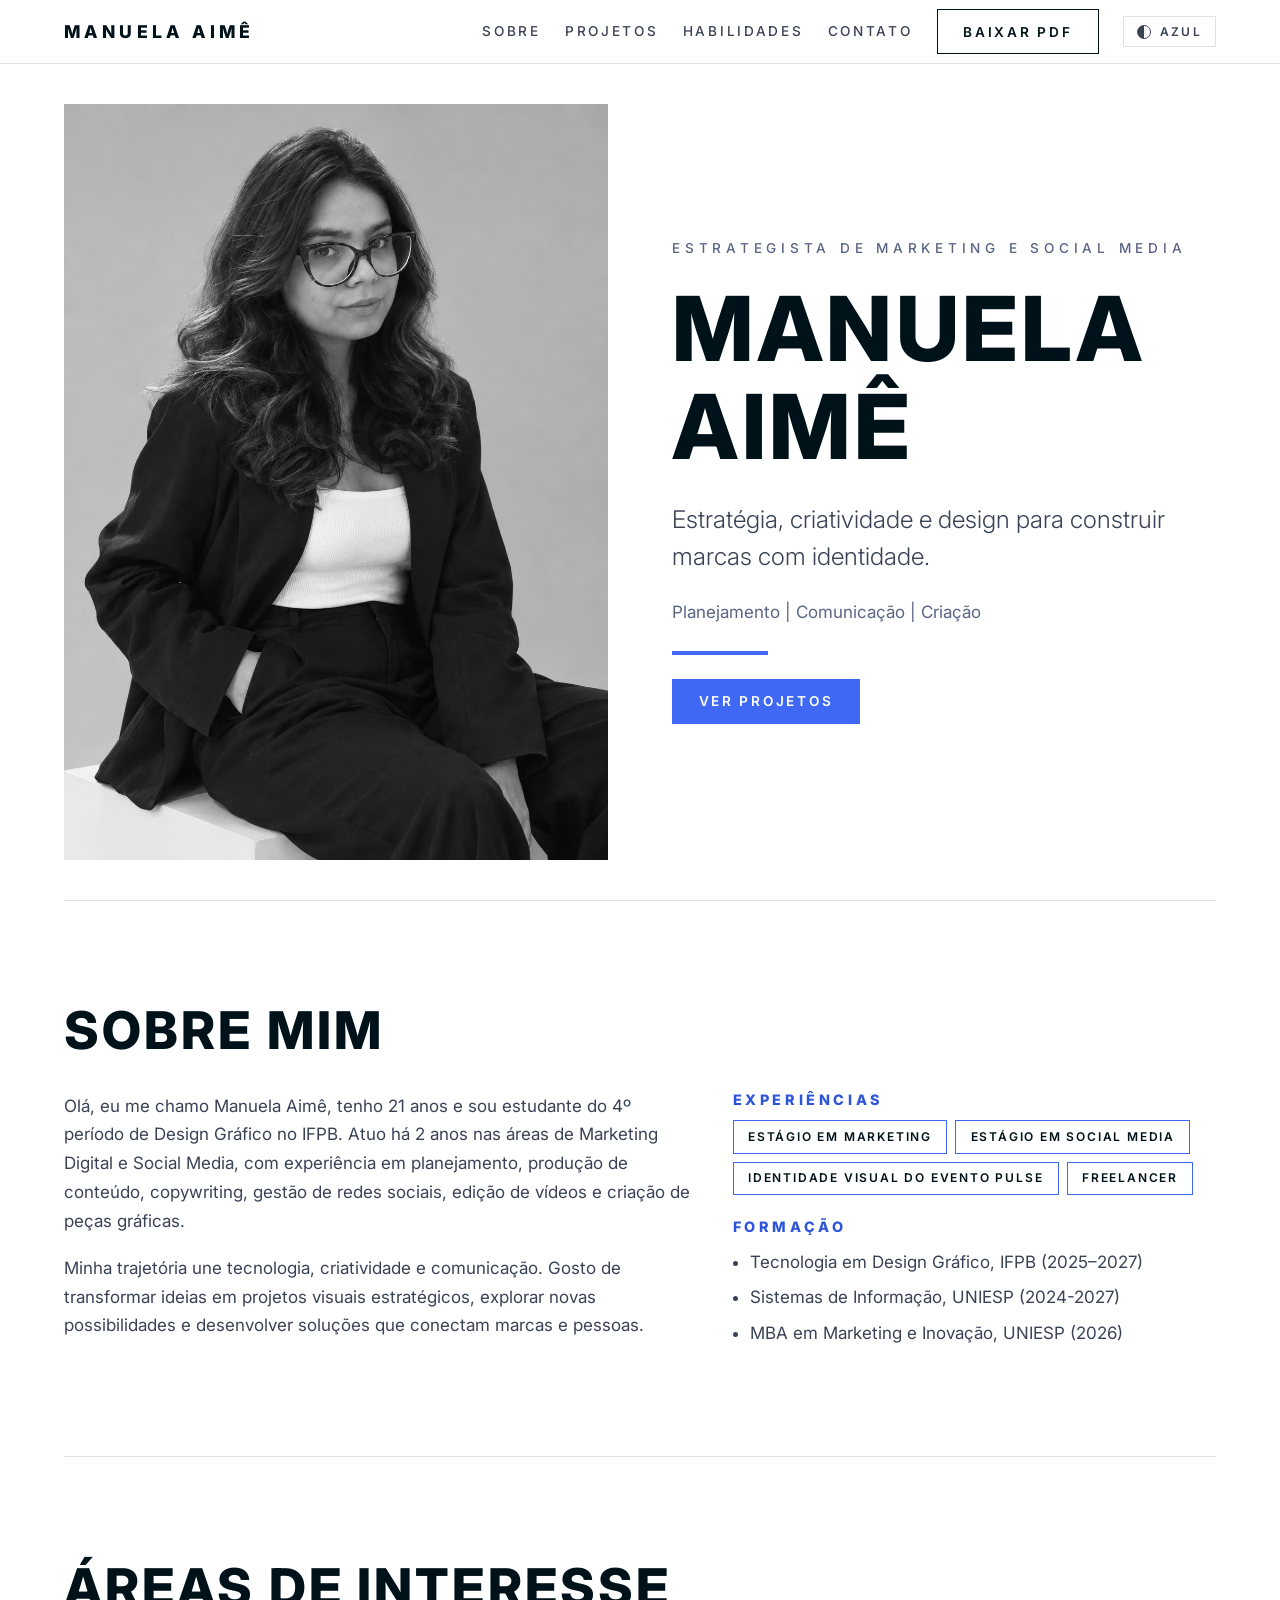
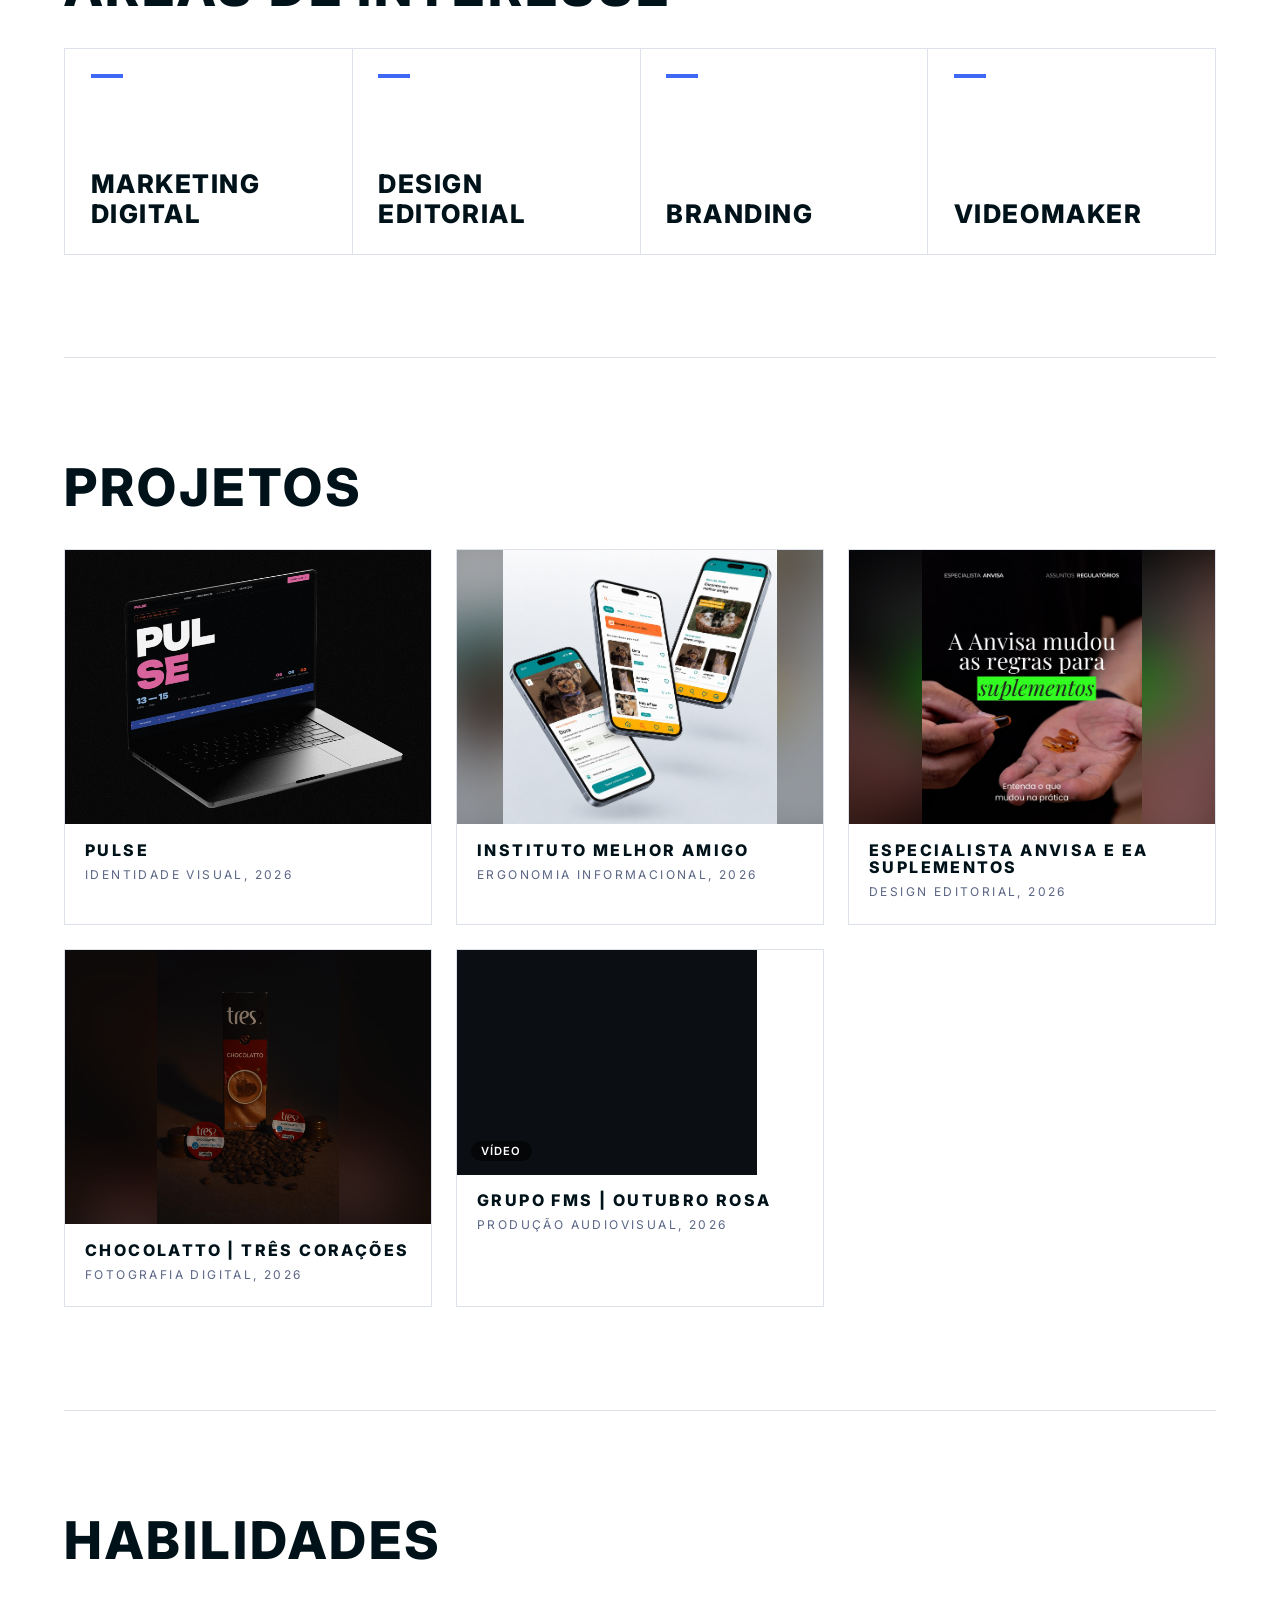
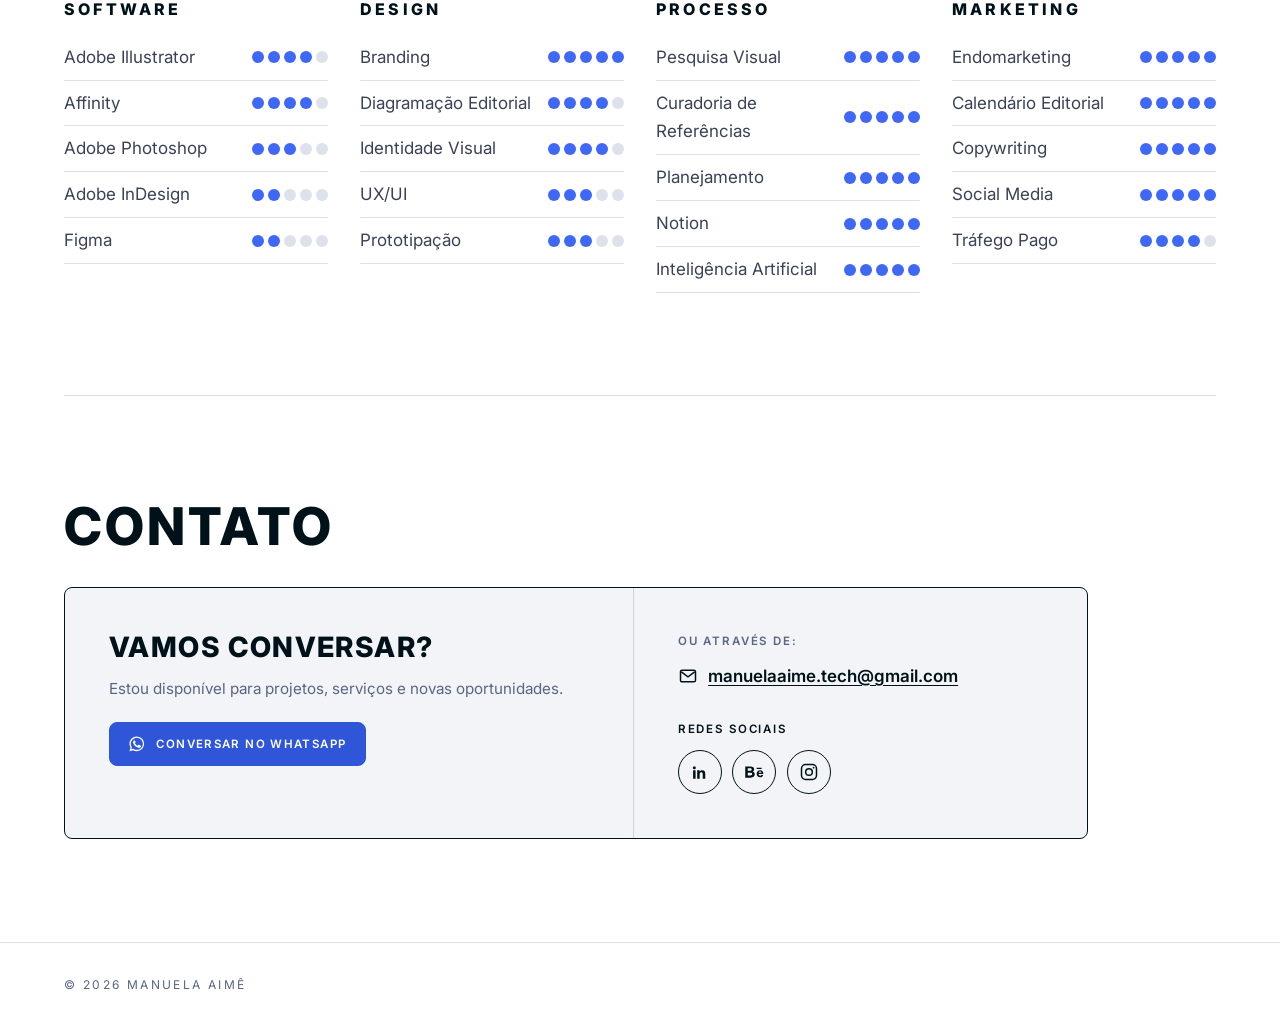
<file: index.html>
<!DOCTYPE html>
<html lang="pt-BR">
<head>
<meta charset="UTF-8">
<meta name="viewport" content="width=device-width, initial-scale=1">
<title>Portfólio | Design</title>
<meta name="description" content="Portfólio de design: identidade visual, editorial, UI/UX e embalagem.">
<link rel="preconnect" href="https://fonts.googleapis.com">
<link rel="preconnect" href="https://fonts.gstatic.com" crossorigin>
<link href="https://fonts.googleapis.com/css2?family=Inter:wght@300;400;500;600;800&display=swap" rel="stylesheet">
<script src="js/tema.js"></script>
<link rel="stylesheet" href="css/base.css">
<link rel="stylesheet" href="css/home.css">
<link rel="stylesheet" href="css/sobre.css">
<link rel="stylesheet" href="css/projetos.css">
<link rel="stylesheet" href="css/interesses.css">
<link rel="stylesheet" href="css/habilidades.css">
<link rel="stylesheet" href="css/contato.css">
</head>
<body>
<header class="topo">
  <a class="logo" href="#home" id="logo"></a>
  <button class="tema-btn" id="tema-btn" type="button"><i aria-hidden="true"></i><span></span></button>
  <a class="pdf-topo" href="assets/portfolio.pdf" download aria-label="Baixar portfólio em PDF"><svg viewBox="0 0 24 24" aria-hidden="true" fill="none" stroke="currentColor" stroke-width="1.7" stroke-linejoin="round"><path d="M14 3H6v18h12V7z"/><path d="M14 3v4h4"/><path d="M12 10.5v6.5m0 0-2.75-2.75M12 17l2.75-2.75" stroke-linecap="round"/></svg></a>
  <button class="menu-btn" type="button" aria-label="Abrir menu" aria-expanded="false" aria-controls="menu"><span aria-hidden="true"></span></button>
  <nav id="menu">
    <a href="#sobre">Sobre</a>
    <a href="#projetos">Projetos</a>
    <a href="#habilidades">Habilidades</a>
    <a href="#contato">Contato</a>
    <a class="btn btn-pdf" href="assets/portfolio.pdf" download>Baixar PDF</a>
  </nav>
</header>

<main>
  <section id="home"></section>
  <section id="sobre"></section>
   <section id="interesses"></section>
  <section id="projetos"></section>
  <section id="habilidades"></section>
  <section id="contato"></section>
</main>

<footer class="rodape">
  <p id="rodape-texto"></p>
</footer>

<dialog id="caso"></dialog>

<!-- Dados (edite a pasta dados/) -->
<script src="dados/perfil.js"></script>
<script src="dados/projetos.js"></script>
<script src="dados/habilidades.js"></script>
<!-- Seções (cada arquivo monta uma parte do site) -->
<script src="js/menu.js"></script>
<script src="js/home.js"></script>
<script src="js/projetos.js"></script>
<script src="js/sobre.js"></script>
<script src="js/interesses.js"></script>
<script src="js/habilidades.js"></script>
<script src="js/contato.js"></script>
</body>
</html>
</file>
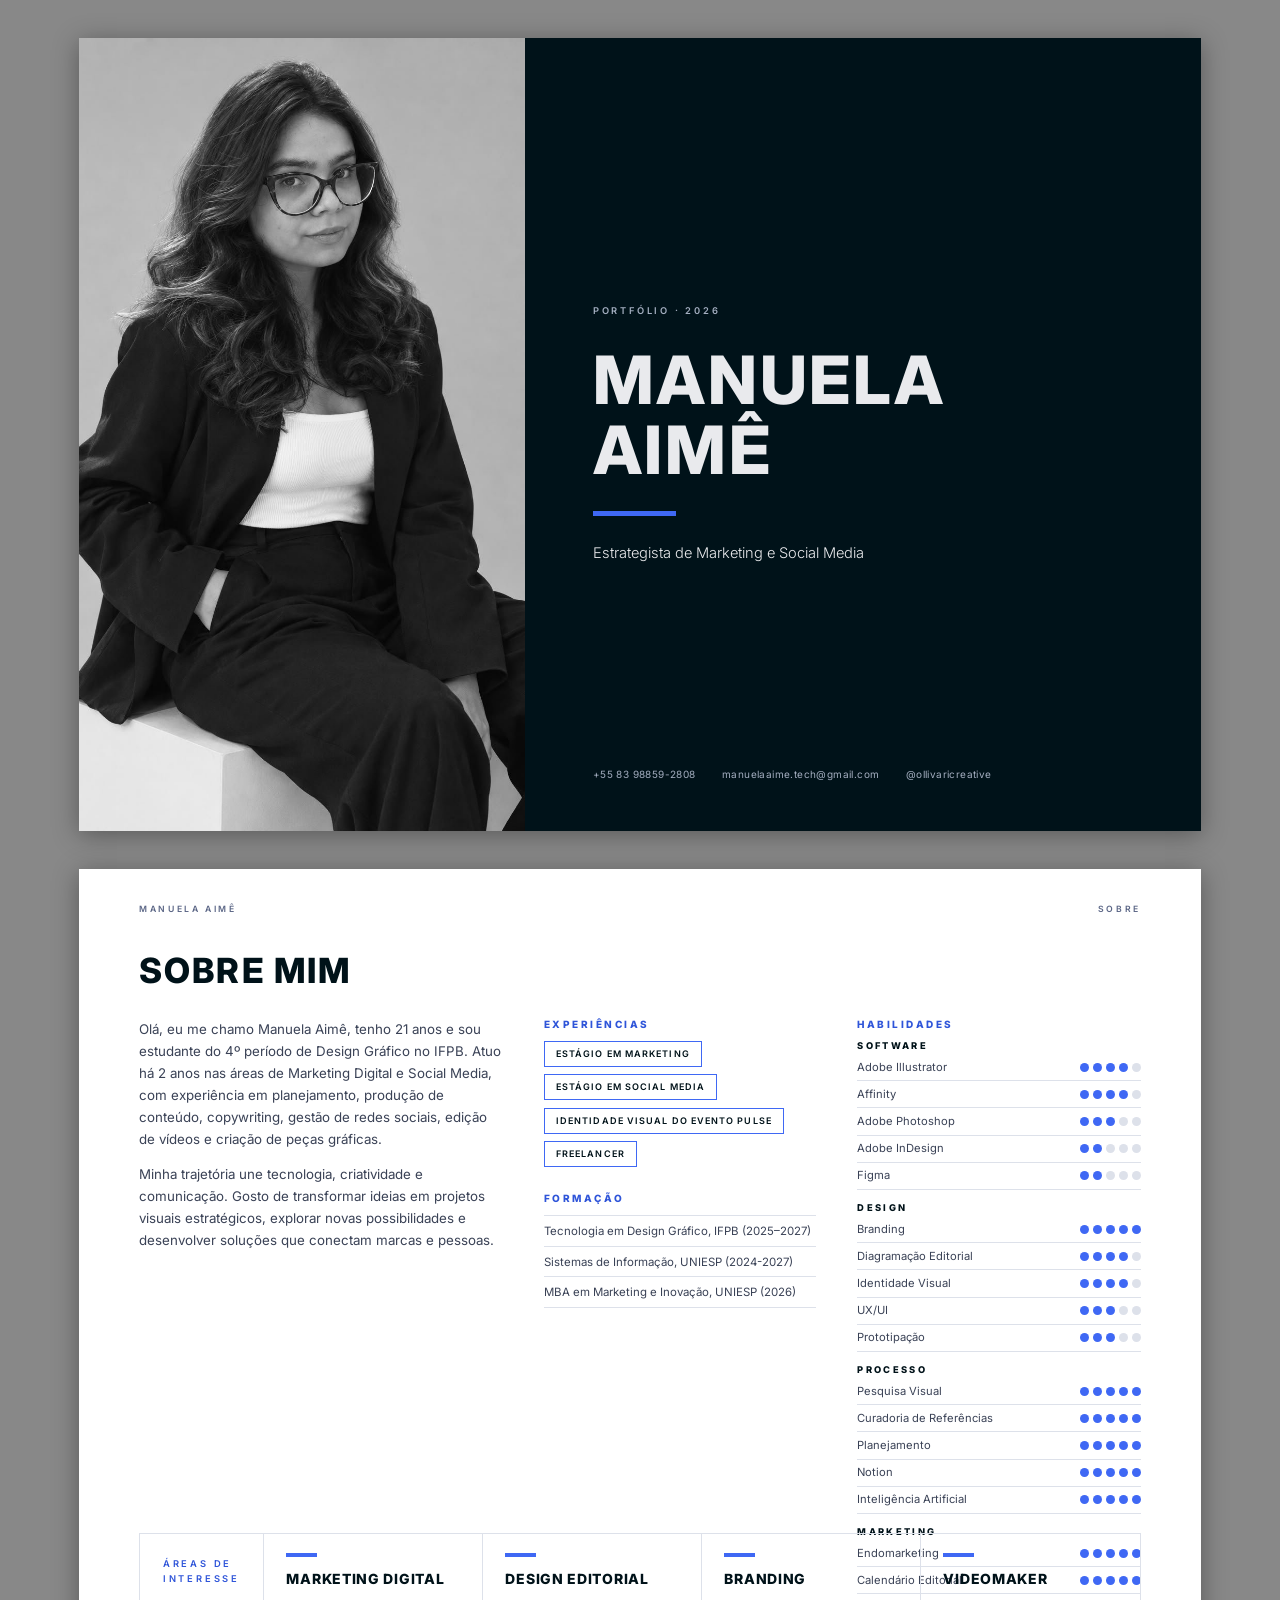
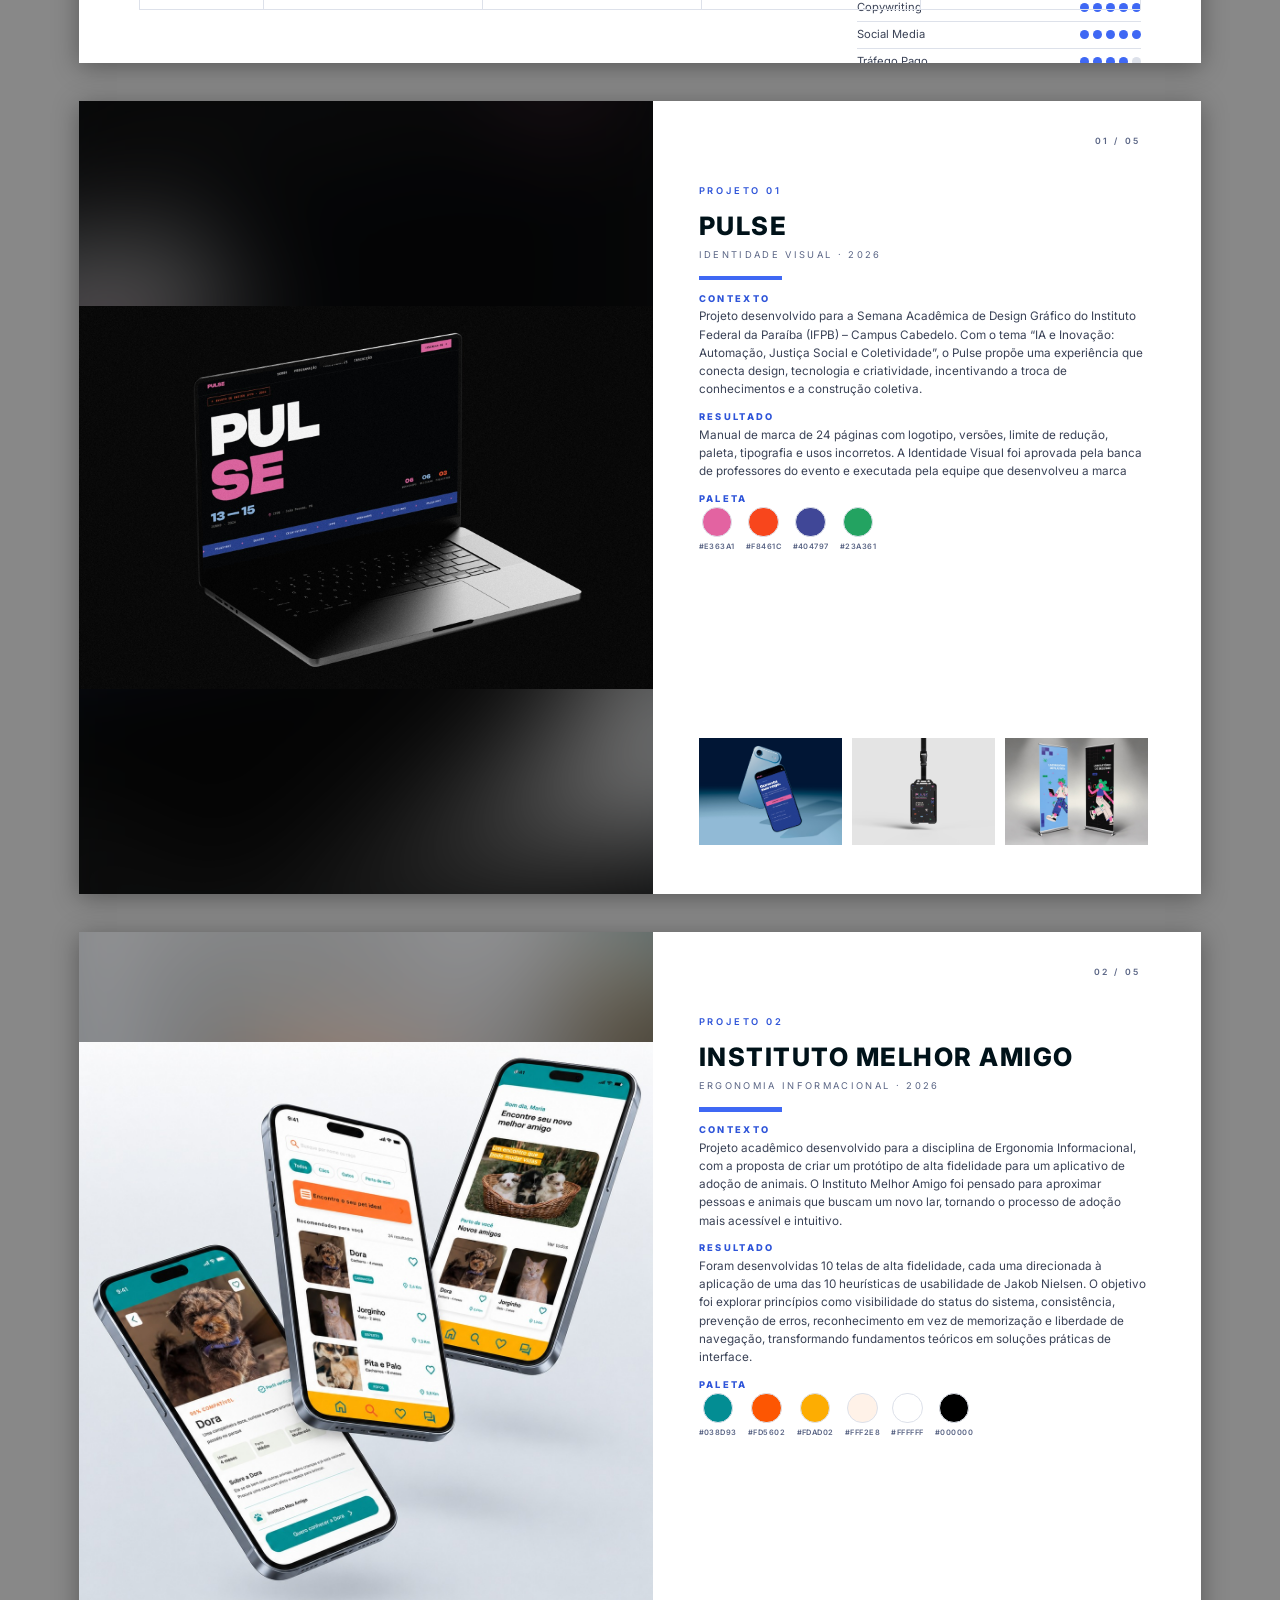
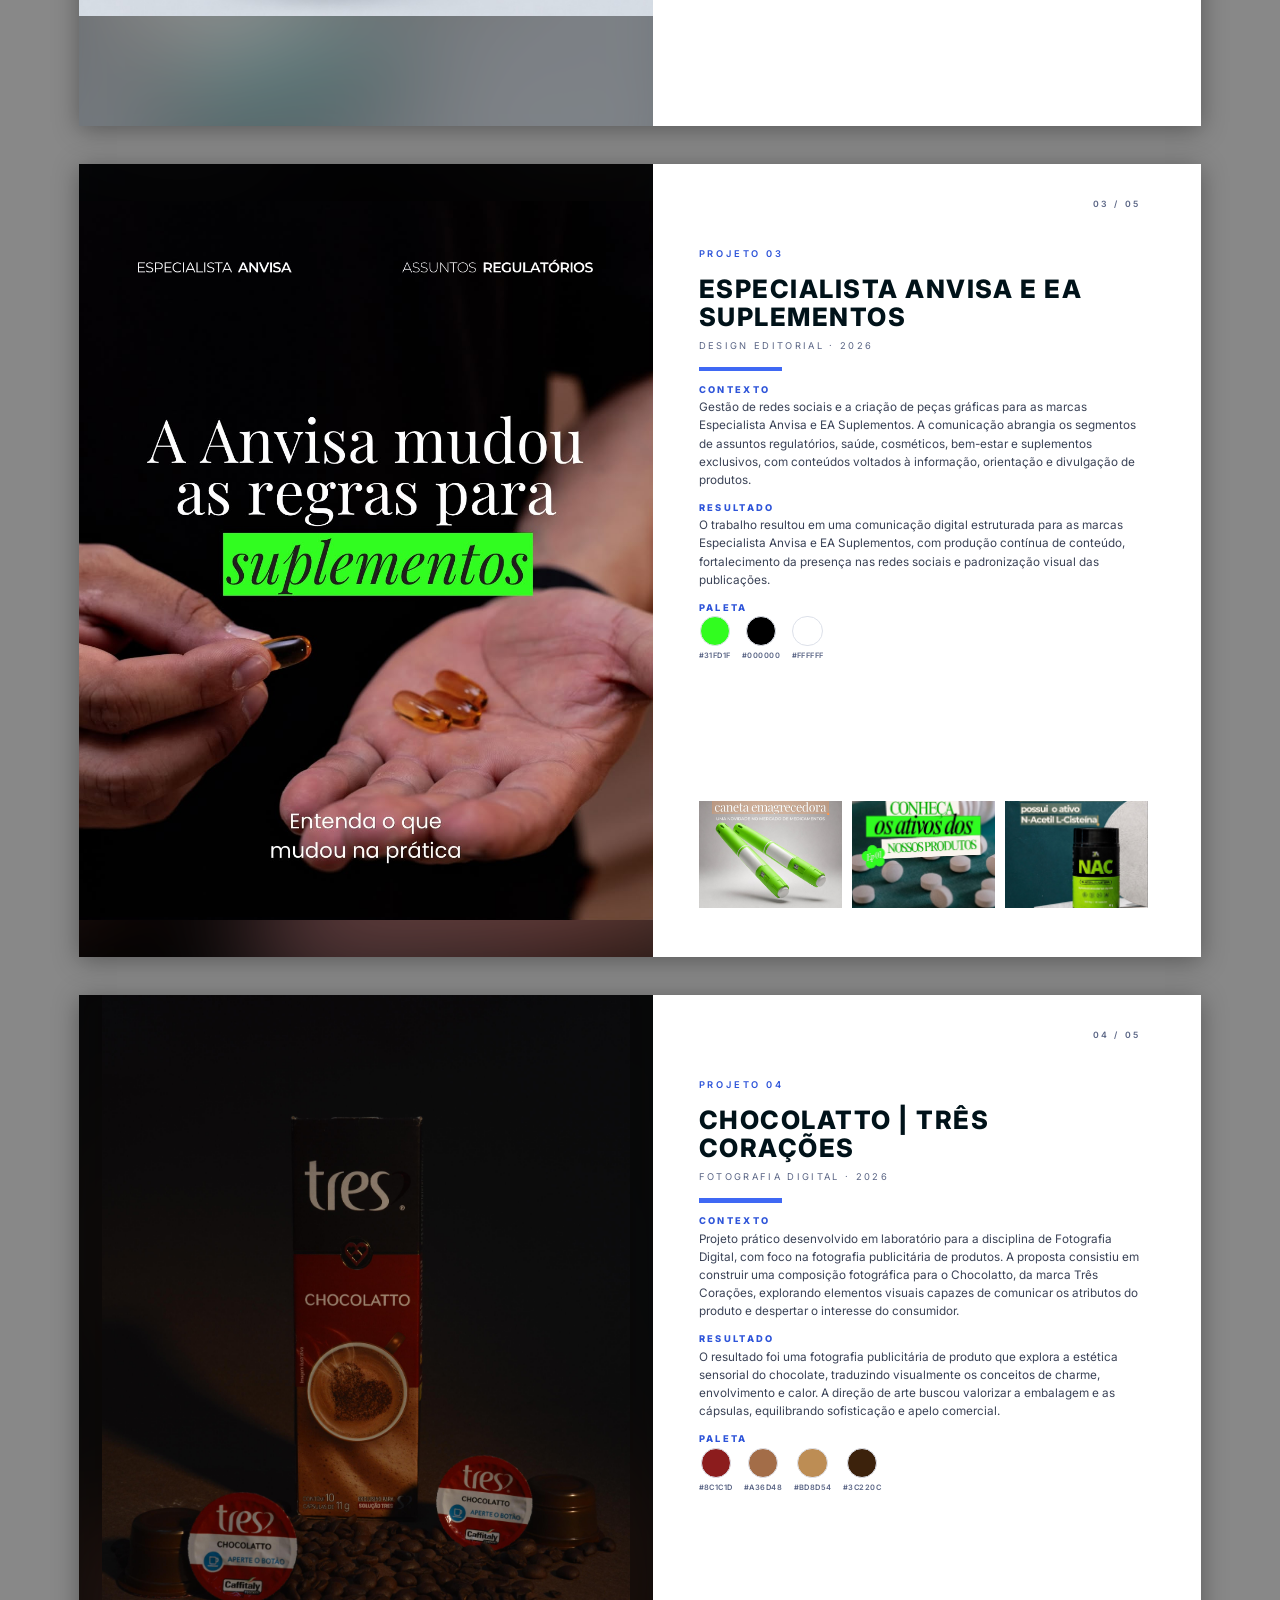
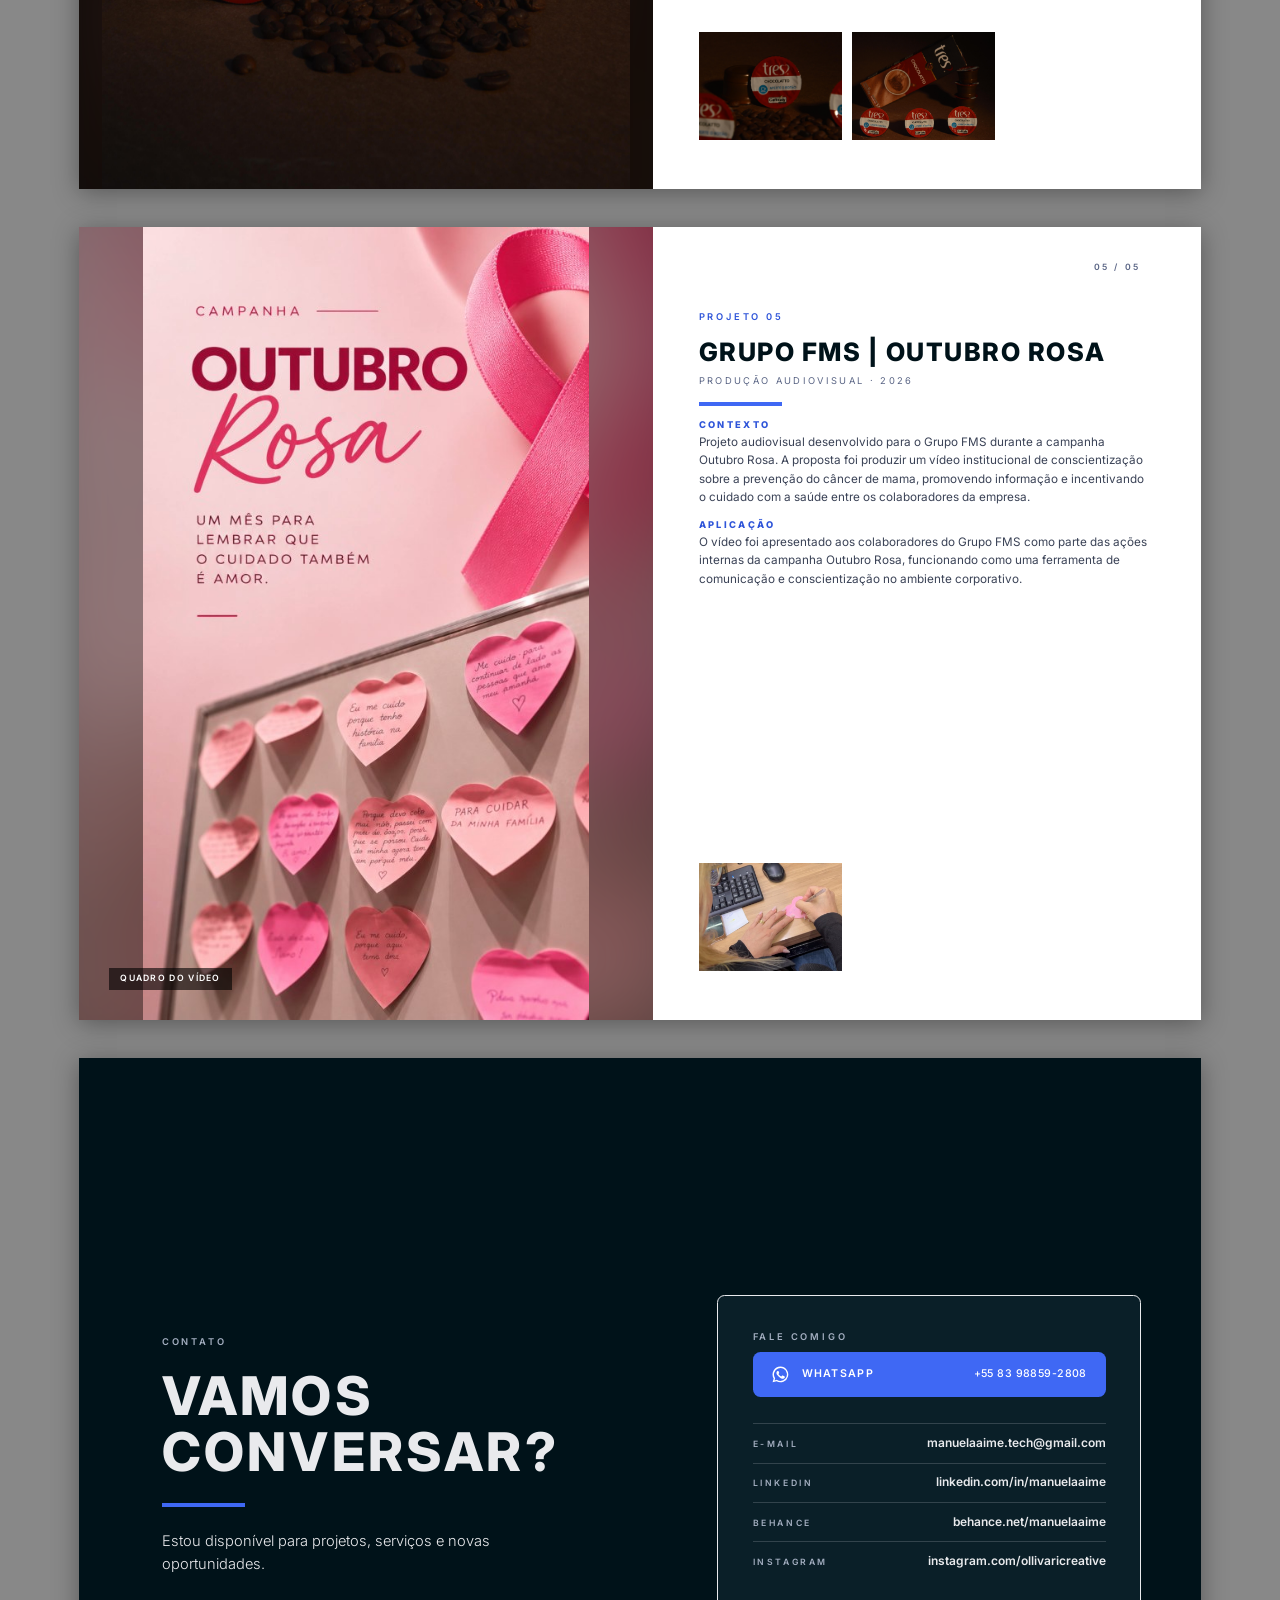
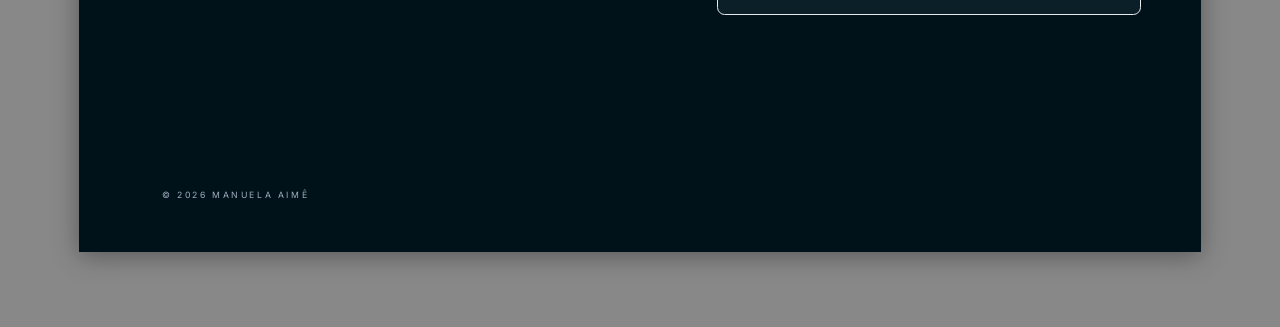
<file: pdf/portfolio.html>
<!DOCTYPE html>
<html lang="pt-BR">
<head>
<meta charset="UTF-8">
<title>Portfólio | Manuela Aimê</title>
<!--
  GERADOR DO PDF DO PORTFÓLIO (A4 paisagem)
  Usa os mesmos dados do site (pasta dados/). Para gerar de novo depois de editar:
  abra este arquivo no Chrome/Brave > Imprimir (Ctrl+P) > Salvar como PDF,
  Layout: Paisagem, Margens: Nenhuma, marque "Gráficos de plano de fundo".
  Salve como assets/portfolio.pdf (é o arquivo que o botão "Baixar PDF" do site baixa).
-->
<link rel="preconnect" href="https://fonts.googleapis.com">
<link rel="preconnect" href="https://fonts.gstatic.com" crossorigin>
<link href="https://fonts.googleapis.com/css2?family=Inter:wght@300;400;500;600;800&display=block" rel="stylesheet">
<style>
@page{size:297mm 210mm;margin:0}
:root{
  --azul:#3F68F4; --azul-texto:#2F55D9; --azul-claro:#8AA5F8;
  --escuro:#001219; --escuro-2:#0a1f28; --claro:#E9EAED; --suave-escuro:#A3AEC0;
  --texto:#3A4256; --suave:#5A6585; --linha:#DDE1EA; --fundo-2:#F3F4F7;
  --margem:16mm;
}
*{box-sizing:border-box;margin:0;padding:0}
html{-webkit-print-color-adjust:exact;print-color-adjust:exact}
body{font:400 9.5pt/1.55 "Inter",system-ui,sans-serif;color:var(--texto);background:#888}
h1,h2,h3,h4{font-weight:800;text-transform:uppercase;letter-spacing:.06em;line-height:1.05;color:var(--escuro)}
a{color:inherit;text-decoration:none}
img{display:block}

.pagina{position:relative;width:297mm;height:210mm;overflow:hidden;background:#fff;page-break-after:always;break-after:page}
.pagina:last-child{page-break-after:auto;break-after:auto}
.escura{background:var(--escuro);color:var(--claro)}
.escura h1,.escura h2,.escura h3{color:var(--claro)}
@media screen{body{padding:10mm 0}.pagina{margin:0 auto 10mm;box-shadow:0 4px 24px rgba(0,0,0,.35)}}

/* Rótulos pequenos em caixa alta (como no site) */
.rotulo{font-size:7pt;font-weight:600;letter-spacing:.3em;text-transform:uppercase;color:var(--suave)}
.escura .rotulo{color:var(--suave-escuro)}
.faixa{width:22mm;height:1.2mm;background:var(--azul)}

/* Cabeçalho e rodapé das páginas internas */
.topo-pag{position:absolute;top:9mm;left:var(--margem);right:var(--margem);display:flex;justify-content:space-between;font-size:6.5pt;font-weight:600;letter-spacing:.3em;text-transform:uppercase;color:var(--suave)}
.escura .topo-pag,.sobre-imagem .topo-pag{color:var(--suave-escuro)}

/* ---------- CAPA ---------- */
.capa .foto{position:absolute;inset:0 auto 0 0;width:118mm;height:100%;object-fit:cover;object-position:center top;filter:grayscale(1)}
.capa .texto{position:absolute;left:136mm;right:var(--margem);top:0;bottom:0;display:flex;flex-direction:column;justify-content:center;gap:7mm}
.capa h1{font-size:50pt;letter-spacing:.04em}
.capa .area{font-size:11pt;font-weight:300;color:var(--claro);max-width:120mm}
.capa .rodape-capa{position:absolute;left:136mm;right:var(--margem);bottom:13mm;display:flex;gap:7mm;font-size:7.5pt;color:var(--suave-escuro);letter-spacing:.04em}

/* ---------- SOBRE ---------- */
.sobre{padding:22mm var(--margem) 14mm}
.titulo-pag{font-size:26pt;margin-bottom:8mm}
.sobre .grade{display:grid;grid-template-columns:96mm 72mm 1fr;gap:11mm}
.sobre .bio p{font-size:10pt;line-height:1.65}
.sobre .bio p+p{margin-top:3.5mm}
.sobre h3{font-size:7.5pt;letter-spacing:.25em;color:var(--azul-texto);margin-bottom:3mm}
.tags{list-style:none;display:flex;flex-wrap:wrap;gap:2mm;margin-bottom:7mm}
.tags li{padding:1.3mm 3mm;border:.3mm solid var(--azul);color:var(--escuro);font-size:6.8pt;font-weight:600;text-transform:uppercase;letter-spacing:.12em}
.formacao{list-style:none}
.formacao li{padding:1.8mm 0;border-bottom:.25mm solid var(--linha);font-size:8.6pt;line-height:1.4}
.formacao li:first-child{border-top:.25mm solid var(--linha)}
.hab h4{font-size:7pt;letter-spacing:.25em;margin:3.5mm 0 1mm}
.hab h4:first-of-type{margin-top:0}
.hab .item{display:flex;justify-content:space-between;align-items:center;padding:1.15mm 0;border-bottom:.25mm solid var(--linha);font-size:8.4pt}
.pontos{display:flex;gap:1mm}
.pontos i{width:2.4mm;height:2.4mm;border-radius:50%;background:var(--linha)}
.pontos i.on{background:var(--azul)}
.interesses{position:absolute;left:var(--margem);right:var(--margem);bottom:14mm;display:grid;grid-template-columns:auto repeat(4,1fr);gap:0;border:.25mm solid var(--linha)}
.interesses .rotulo{display:flex;align-items:center;padding:0 6mm;border-right:.25mm solid var(--linha);color:var(--azul-texto)}
.interesses div.area{padding:5mm 6mm;border-right:.25mm solid var(--linha);font-size:10.5pt;font-weight:800;text-transform:uppercase;letter-spacing:.05em;color:var(--escuro)}
.interesses div.area:last-child{border-right:0}
.interesses div.area::before{content:"";display:block;width:8mm;height:1mm;background:var(--azul);margin-bottom:3mm}

/* ---------- PROJETO ---------- */
.projeto{display:grid;grid-template-columns:152mm 1fr}
.midia{position:relative;overflow:hidden;isolation:isolate;background:var(--escuro-2)}
.midia::before{content:"";position:absolute;inset:-10%;z-index:-1;background:var(--fundo-img) center/cover;filter:blur(14mm) brightness(.6);transform:scale(1.1)}
.midia>img{width:100%;height:100%;object-fit:contain}
.midia .selo{position:absolute;left:8mm;bottom:8mm;padding:1.2mm 3mm;background:rgba(0,0,0,.6);color:#fff;font-size:6.5pt;font-weight:600;letter-spacing:.15em;text-transform:uppercase}
.projeto .info{display:flex;flex-direction:column;padding:22mm 14mm 13mm 12mm;gap:3.6mm}
.projeto .num{font-size:7pt;font-weight:600;letter-spacing:.3em;text-transform:uppercase;color:var(--azul-texto)}
.projeto h2{font-size:19pt;line-height:1.1}
.projeto .cat{font-size:7pt;letter-spacing:.25em;text-transform:uppercase;color:var(--suave);margin-top:-1.5mm}
.projeto h4{font-size:7pt;letter-spacing:.25em;color:var(--azul-texto);margin-bottom:1mm}
.projeto p{font-size:8.8pt;line-height:1.55}
.paleta{display:flex;gap:3mm}
.paleta div{display:flex;flex-direction:column;align-items:center;gap:1mm;font-size:5.6pt;font-weight:600;letter-spacing:.06em;color:var(--suave)}
.paleta i{width:8mm;height:8mm;border-radius:50%;border:.3mm solid var(--linha)}
.miniaturas{margin-top:auto;display:grid;grid-template-columns:repeat(3,1fr);gap:2.5mm}
.miniaturas img{width:100%;aspect-ratio:4/3;object-fit:cover;background:var(--fundo-2)}

/* ---------- CONTATO ---------- */
.contato{display:grid;grid-template-columns:1fr 112mm;gap:14mm;align-items:center;padding:0 var(--margem) 0 22mm}
.contato h1{font-size:40pt;margin:5mm 0 6mm}
.contato .chamada{font-size:11pt;font-weight:300;max-width:110mm;color:var(--claro)}
.cartao{border:.3mm solid var(--claro);border-radius:2mm;background:var(--escuro-2);padding:9mm}
.cartao .whats{display:flex;align-items:center;gap:3mm;padding:3.5mm 5mm;border-radius:2mm;background:var(--azul);color:#fff;font-size:8pt;font-weight:600;letter-spacing:.12em;text-transform:uppercase;margin:2mm 0 7mm}
.cartao .whats svg{width:5mm;height:5mm;flex:none}
.cartao .whats span{margin-left:auto;letter-spacing:.04em;font-weight:500}
.canal{display:flex;justify-content:space-between;align-items:baseline;padding:2.6mm 0;border-top:.25mm solid rgba(233,234,237,.18);font-size:9pt}
.canal .rotulo{font-size:6.5pt}
.canal a{font-weight:600;color:var(--claro)}
.contato .assinatura{position:absolute;left:22mm;bottom:13mm;font-size:6.5pt;letter-spacing:.3em;text-transform:uppercase;color:var(--suave-escuro)}
</style>
</head>
<body>
<script src="../dados/perfil.js"></script>
<script src="../dados/projetos.js"></script>
<script src="../dados/habilidades.js"></script>
<script>
// Monta as páginas do PDF a partir dos dados do site
const raiz = "../";
const src = s => raiz + encodeURI(String(s).trim());
const absoluto = s => new URL(src(s), location.href).href;
const ano = new Date().getFullYear();
const preenchido = v => v != null && String(v).trim() !== "";
const nome = PERFIL.nome;
const zap = PERFIL.whatsapp.replace(/^(\d{2})(\d{2})(\d{4,5})(\d{4})$/, "+$1 $2 $3-$4");
const linkZap = `https://wa.me/${PERFIL.whatsapp}?text=${encodeURIComponent(PERFIL.mensagemWhatsapp)}`;
const semProtocolo = u => u.replace(/^https?:\/\/(www\.)?/, "").replace(/\/$/, "");
const topo = (esq, dir) => `<div class="topo-pag"><span>${esq}</span><span>${dir}</span></div>`;
const total = PROJETOS.length;
const dois = n => String(n).padStart(2, "0");
let paginas = "";

// CAPA
paginas += `<section class="pagina escura capa">
  <img class="foto" src="${src(PERFIL.foto)}" alt="">
  <div class="texto">
    <p class="rotulo">Portfólio · ${ano}</p>
    <h1>${nome.replace(" ", "<br>")}</h1>
    <div class="faixa"></div>
    <p class="area">${PERFIL.especialidade}</p>
  </div>
  <div class="rodape-capa"><span>${zap}</span><span>${PERFIL.email}</span><span>@${semProtocolo(PERFIL.links.find(l => /insta/i.test(l.nome))?.url || "").split("/").pop()}</span></div>
</section>`;

// SOBRE
paginas += `<section class="pagina sobre">
  ${topo(nome, "Sobre")}
  <h2 class="titulo-pag">Sobre mim</h2>
  <div class="grade">
    <div class="bio">${[].concat(PERFIL.bio).map(p => `<p>${p}</p>`).join("")}</div>
    <div>
      <h3>Experiências</h3><ul class="tags">${PERFIL.experiencias.map(x => `<li>${x}</li>`).join("")}</ul>
      <h3>Formação</h3><ul class="formacao">${PERFIL.formacao.map(f => `<li>${f}</li>`).join("")}</ul>
    </div>
    <div class="hab"><h3>Habilidades</h3>${HABILIDADES.map(g => `<h4>${g.grupo}</h4>` + g.itens.map(([n, v]) =>
      `<div class="item"><span>${n}</span><span class="pontos">${[1,2,3,4,5].map(x => `<i class="${x <= v ? "on" : ""}"></i>`).join("")}</span></div>`).join("")).join("")}</div>
  </div>
  <div class="interesses"><span class="rotulo">Áreas de<br>interesse</span>${PERFIL.interesses.map(i => `<div class="area">${i}</div>`).join("")}</div>
</section>`;

// PROJETOS: uma página cada (imagem principal + resumo + paleta + miniaturas)
PROJETOS.forEach((p, i) => {
  const imagens = [p.imagem, ...(p.mockups || []), ...(p.quadros || [])].filter(preenchido);
  const [principal, ...resto] = imagens;
  const cores = (p.paleta || []).map(c => String(c).trim()).filter(Boolean);
  const bloco = (t, txt) => preenchido(txt) ? `<div><h4>${t}</h4><p>${txt}</p></div>` : "";
  const fim = preenchido(p.resultado) ? ["Resultado", p.resultado] : ["Aplicação", p.aplicacao];
  paginas += `<section class="pagina projeto">
    <div class="midia sobre-imagem" ${principal ? `style="--fundo-img:url('${absoluto(principal)}')"` : ""}>
      ${principal ? `<img src="${src(principal)}" alt="">` : ""}
      ${p.video && !p.imagem ? `<span class="selo">Quadro do vídeo</span>` : ""}
    </div>
    <div class="info">
      ${topo("", `${dois(i + 1)} / ${dois(total)}`).replace('class="topo-pag"', 'class="topo-pag" style="left:164mm"')}
      <p class="num">Projeto ${dois(i + 1)}</p>
      <h2>${p.titulo}</h2>
      <p class="cat">${[p.categoria, p.ano].filter(preenchido).join(" · ")}</p>
      <div class="faixa"></div>
      ${bloco("Contexto", p.contexto)}
      ${bloco(...fim)}
      ${cores.length ? `<div><h4>Paleta</h4><div class="paleta">${cores.map(c => `<div><i style="background:${c}"></i>${c.toUpperCase()}</div>`).join("")}</div></div>` : ""}
      ${resto.length ? `<div class="miniaturas">${resto.slice(0, 3).map(s => `<img src="${src(s)}" alt="">`).join("")}</div>` : ""}
    </div>
  </section>`;
});

// CONTATO
const iconeZap = `<svg viewBox="0 0 24 24"><path fill="currentColor" d="M12 2a10 10 0 0 0-8.6 15.1L2 22l5-1.3A10 10 0 1 0 12 2Zm0 18.2a8.2 8.2 0 0 1-4.2-1.2l-.3-.2-3 .8.8-2.9-.2-.3A8.2 8.2 0 1 1 12 20.2Zm4.5-6.1c-.2-.1-1.5-.7-1.7-.8-.2-.1-.4-.1-.6.1l-.8 1c-.1.2-.3.2-.5.1a6.7 6.7 0 0 1-3.3-2.9c-.3-.4.3-.4.8-1.4.1-.2 0-.3 0-.4l-.8-1.8c-.2-.5-.4-.4-.6-.4h-.5a1 1 0 0 0-.7.3 3 3 0 0 0-.9 2.2 5.2 5.2 0 0 0 1.1 2.7 11.8 11.8 0 0 0 4.5 4c1.7.7 2.3.8 3.2.6.5-.1 1.5-.6 1.7-1.2.2-.6.2-1.1.2-1.2-.1-.1-.3-.2-.5-.3Z"/></svg>`;
paginas += `<section class="pagina escura contato">
  <div>
    <p class="rotulo">Contato</p>
    <h1>Vamos<br>conversar?</h1>
    <div class="faixa"></div>
    <p class="chamada" style="margin-top:6mm">Estou disponível para projetos, serviços e novas oportunidades.</p>
  </div>
  <div class="cartao">
    <p class="rotulo">Fale comigo</p>
    <a class="whats" href="${linkZap}">${iconeZap}WhatsApp<span>${zap}</span></a>
    <div class="canal"><span class="rotulo">E-mail</span><a href="mailto:${PERFIL.email}">${PERFIL.email}</a></div>
    ${PERFIL.links.map(l => `<div class="canal"><span class="rotulo">${l.nome}</span><a href="${l.url}">${semProtocolo(l.url)}</a></div>`).join("")}
  </div>
  <p class="assinatura">© ${ano} ${nome}</p>
</section>`;

document.body.insertAdjacentHTML("beforeend", paginas);
</script>
</body>
</html>
</file>
<file: css/base.css>
/* CORES E FONTES: mude aqui e o site inteiro muda. */
/* TEMA AZUL (padrão). --destaque pinta botões e detalhes; --destaque-texto é o azul usado em textos. */
:root{color-scheme:dark;
  --destaque:#3F68F4; --destaque-texto:#8AA5F8;
  --texto:#E9EAED; --texto-suave:#A3AEC0; --claro:#E9EAED;
  --fundo:#001219; --fundo-2:#0a1f28; --linha:#1d3641; --topo-fundo:rgba(0,18,25,.92);
  --margem:clamp(1.25rem,5vw,6rem); --topo:64px;
  --titulo:"Inter",system-ui,sans-serif; --corpo:"Inter",system-ui,sans-serif;
}
/* TEMA BRANCO */
:root[data-tema="branco"]{color-scheme:light;
  --destaque-texto:#2F55D9;
  --texto:#3A4256; --texto-suave:#5A6585; --claro:#001219;
  --fundo:#FFFFFF; --fundo-2:#F3F4F7; --linha:#DDE1EA; --topo-fundo:rgba(255,255,255,.92);
}
*{box-sizing:border-box;margin:0}
html{scroll-behavior:smooth;scroll-padding-top:var(--topo)}
::selection{background:var(--destaque);color:#fff}
body{background:var(--fundo);color:var(--texto);font:400 1.0625rem/1.7 var(--corpo)}
img{max-width:100%;display:block}
section{padding:clamp(3.5rem,8vw,7rem) var(--margem)}
section+section{background:linear-gradient(var(--linha),var(--linha)) var(--margem) 0/calc(100% - 2 * var(--margem)) 1px no-repeat}
h1,h2,h3{font-family:var(--titulo);line-height:1.1;font-weight:800;color:var(--claro);text-transform:uppercase;letter-spacing:.06em}
h2{font-size:clamp(2rem,5vw,3.25rem);margin-bottom:2rem}
p{max-width:65ch}
a{color:var(--destaque-texto)}
:focus-visible{outline:3px solid var(--destaque-texto);outline-offset:3px}
.btn{display:inline-block;padding:.85rem 1.6rem;border-radius:0;background:var(--destaque);color:#fff;text-decoration:none;border:1px solid var(--destaque);cursor:pointer;font:600 .85rem var(--corpo);text-transform:uppercase;letter-spacing:.2em;transition:background .2s,color .2s}
@media(hover:hover){.btn:hover{background:transparent;color:var(--claro)}}
.btn-pdf{background:transparent;color:var(--claro);border-color:var(--claro)}
@media(hover:hover){.btn-pdf:hover{background:var(--claro);color:var(--fundo)}}
.topo{position:sticky;top:0;z-index:10;display:flex;gap:1.5rem;align-items:center;height:var(--topo);padding:0 var(--margem);border-bottom:1px solid var(--linha);background:var(--topo-fundo);backdrop-filter:blur(8px)}
.logo{margin-right:auto;font:800 1.1rem var(--titulo);color:var(--claro);text-decoration:none;text-transform:uppercase;letter-spacing:.25em}
#menu{order:1;display:flex;gap:1.5rem;align-items:center}
#menu a:not(.btn){color:var(--texto);text-decoration:none;font-weight:500;font-size:.85rem;text-transform:uppercase;letter-spacing:.2em}
@media(hover:hover){#menu a:not(.btn):hover{color:var(--claro)}}
.tema-btn{order:2;display:flex;align-items:center;gap:.55rem;background:none;border:1px solid var(--linha);color:var(--texto);padding:.45rem .8rem;cursor:pointer;font:600 .75rem var(--corpo);text-transform:uppercase;letter-spacing:.2em;transition:border-color .2s}
@media(hover:hover){.tema-btn:hover{border-color:var(--texto)}}
.tema-btn i{width:14px;height:14px;border-radius:50%;border:1.5px solid currentColor;background:linear-gradient(90deg,currentColor 50%,transparent 50%)}
.menu-btn{order:3;display:none;background:none;border:0;color:var(--claro);padding:0;cursor:pointer}
/* Ícone hambúrguer (3 linhas) que vira X quando o menu abre */
.menu-btn span,.menu-btn span::before,.menu-btn span::after{display:block;width:22px;height:2px;background:currentColor;transition:transform .25s,background .25s}
.menu-btn span{position:relative;margin:auto}
.menu-btn span::before,.menu-btn span::after{content:"";position:absolute;left:0}
.menu-btn span::before{top:-7px}
.menu-btn span::after{top:7px}
.menu-btn[aria-expanded="true"] span{background:transparent}
.menu-btn[aria-expanded="true"] span::before{transform:translateY(7px) rotate(45deg)}
.menu-btn[aria-expanded="true"] span::after{transform:translateY(-7px) rotate(-45deg)}
/* Botão de PDF do topo: só no celular (no computador o PDF está no menu) */
.pdf-topo{display:none;order:1;place-items:center;width:44px;height:44px;color:var(--claro)}
.pdf-topo svg{width:22px;height:22px}
.pdf-topo:active{transform:scale(.94)}
.rodape{display:flex;flex-wrap:wrap;gap:1rem;justify-content:space-between;align-items:center;padding:2rem var(--margem);border-top:1px solid var(--linha);font-size:.75rem;text-transform:uppercase;letter-spacing:.2em;color:var(--texto-suave)}
@media(max-width:760px){
  .menu-btn{display:grid;width:44px;height:44px;margin-right:-10px}
  .pdf-topo{display:grid}
  .logo{font-size:1rem;letter-spacing:.14em;white-space:nowrap}
  #menu .btn-pdf{display:none}
  .topo{gap:.35rem}
  .tema-btn span{position:absolute;width:1px;height:1px;overflow:hidden;clip-path:inset(50%)}
  .tema-btn{min-width:44px;min-height:44px;justify-content:center;padding:0;border:0;color:var(--claro)}
  .tema-btn i{width:18px;height:18px}
  #menu{display:none;position:absolute;top:100%;left:0;right:0;flex-direction:column;align-items:flex-start;gap:1.25rem;padding:1.5rem var(--margem) 2rem;background:var(--fundo);border-bottom:1px solid var(--linha)}
  #menu.aberto{display:flex}
  #menu a:not(.btn){padding-block:.6rem}
  #menu{gap:.25rem}
  #menu .btn{margin-top:1rem}
}
@media(prefers-reduced-motion:reduce){html{scroll-behavior:auto}*{transition:none!important}}
/* TOQUE: resposta imediata ao tocar, sem o destaque azul padrão do navegador */
a,button,.card{-webkit-tap-highlight-color:transparent}
.btn:active,.card:active,.tema-btn:active,.menu-btn:active{transform:scale(.98)}
.btn,.card{transition-property:background,color,border-color,transform}
/* Celulares bem estreitos (ex.: iPhone SE): nome do topo menor para caber numa linha */
@media(max-width:360px){.logo{font-size:.85rem;letter-spacing:.08em}}
/* Dificulta salvar imagens e vídeos: sem menu de "salvar" ao segurar/clicar com o botão direito e sem arrastar */
img,video{-webkit-user-drag:none;user-select:none;-webkit-user-select:none;-webkit-touch-callout:none}
.player,.midia{-webkit-touch-callout:none;user-select:none;-webkit-user-select:none}
/* TEXTO NO CELULAR: corpo um pouco menor e títulos mais contidos, para caber mais palavras por linha */
@media(max-width:760px){
  body{font-size:.9375rem;line-height:1.6}
  section{padding-block:3rem}
  h2{font-size:1.7rem;margin-bottom:1.5rem}
}
</file>
<file: css/home.css>
/* HOME / HERO (foto à esquerda, texto à direita) */
#home{min-height:calc(100svh - var(--topo));padding-block:clamp(1.5rem,3vw,2.5rem);display:grid;grid-template-columns:minmax(0,1fr) minmax(0,1fr);gap:clamp(2rem,5vw,4.5rem);align-items:center}
#home .foto{width:100%;height:max(460px,calc(100svh - var(--topo) - 5rem));object-fit:cover;object-position:center top;filter:grayscale(1)}
#home .texto{display:flex;flex-direction:column;gap:1.5rem}
#home .area{font:500 .85rem var(--corpo);color:var(--texto-suave);text-transform:uppercase;letter-spacing:.35em}
#home h1{font-size:clamp(2.4rem,7vw,10rem);letter-spacing:.04em}
#home .valor{font:300 clamp(1.15rem,1.9vw,2.2rem)/1.5 var(--corpo);max-width:36ch}
#home .estetica{color:var(--texto-suave)}
.faixa{height:4px;width:96px;background:var(--destaque)}
#home .acoes{display:flex;gap:1rem;flex-wrap:wrap}
@media(max-width:760px){
  #home{grid-template-columns:1fr}
  #home{min-height:0;padding-top:1.25rem}
  #home{gap:1.5rem}
  /* foto menor no celular: nome e botão aparecem já na primeira tela */
  #home .foto{height:auto;aspect-ratio:4/5;max-height:46svh;object-position:center top}
  #home .texto{gap:1.1rem}
}
@media(max-width:760px){
  #home .area{font-size:.72rem;letter-spacing:.18em;line-height:1.5}
  #home h1{font-size:2.1rem}
  #home .valor{font-size:1.05rem}
  #home .estetica{font-size:.9375rem}
}
</file>
<file: css/sobre.css>
/* SOBRE MIM */
#sobre .miolo{display:grid;gap:2.5rem;grid-template-columns:1.3fr 1fr}
#sobre h3{font-size:.9rem;letter-spacing:.25em;margin:0 0 .8rem;color:var(--destaque-texto)}
#sobre ul{padding-left:1.1rem}
#sobre li{margin-bottom:.4rem}
#sobre .tags{display:flex;flex-wrap:wrap;gap:.5rem;list-style:none;padding:0;margin-bottom:1.5rem}
#sobre .tags li{padding:.35rem .9rem;border:1px solid var(--destaque);color:var(--claro);margin:0;font-size:.75rem;font-weight:600;text-transform:uppercase;letter-spacing:.15em}
@media(max-width:760px){#sobre .miolo{grid-template-columns:1fr}}
#sobre .bio p+p{margin-top:1.1rem}
@media(max-width:760px){
  #sobre h3{font-size:.78rem;letter-spacing:.18em}
  #sobre .tags li{font-size:.68rem;letter-spacing:.1em;padding:.3rem .7rem}
  #sobre .bio p+p{margin-top:.9rem}
}
</file>
<file: css/projetos.css>
/* PROJETOS (galeria + janela do case) */
.grade{display:grid;grid-template-columns:repeat(auto-fill,minmax(280px,1fr));gap:1.5rem}
.card{display:flex;flex-direction:column;justify-content:flex-start;width:100%;padding:0;background:none;border:1px solid var(--linha);border-radius:0;overflow:hidden;text-align:left;color:inherit;cursor:pointer;font:inherit;transition:border-color .2s}
@media(hover:hover){.card:hover{border-color:var(--destaque)}}
.capa{aspect-ratio:4/3;display:flex;align-items:flex-end;padding:1.25rem;font:500 .7rem var(--corpo);color:rgba(255,255,255,.8);text-transform:uppercase;letter-spacing:.3em;background-size:cover;background-position:center}
.capa.midia{padding:0;display:block;position:relative}
.capa .selo{position:absolute;left:.85rem;bottom:.85rem;padding:.2rem .65rem;border-radius:1rem;background:rgba(0,0,0,.6);color:#fff;font:600 .7rem var(--corpo);letter-spacing:.1em}
.capa.vazia{background-image:linear-gradient(rgba(255,255,255,.1) 1px,transparent 1px),linear-gradient(90deg,rgba(255,255,255,.1) 1px,transparent 1px);background-size:25% 25%}
.card-info{padding:1.1rem 1.25rem 1.3rem;display:grid;gap:.35rem}
.card-info h3{font-size:1rem;letter-spacing:.15em}
.card-info span{color:var(--texto-suave);font-size:.75rem;text-transform:uppercase;letter-spacing:.2em}
dialog{width:min(860px,94vw);max-height:90vh;margin:auto;background:var(--fundo);color:var(--texto);border:1px solid var(--destaque);border-radius:0;padding:0;overflow:hidden}
dialog::backdrop{background:rgba(0,0,0,.75)}
html.caso-aberto{overflow:hidden}
.caso{--respiro:clamp(1.25rem,4vw,2.5rem);padding:var(--respiro);max-height:90vh;overflow-y:auto;overscroll-behavior:contain;scrollbar-color:var(--linha) var(--fundo)}
.caso h3{font-size:clamp(1.4rem,5vw,2.6rem);margin-bottom:.25rem;padding-right:6rem}
.caso .cat{color:var(--texto-suave);margin-bottom:1.5rem;font-size:.8rem;text-transform:uppercase;letter-spacing:.25em}
.caso h4{font:800 .85rem var(--titulo);color:var(--destaque-texto);text-transform:uppercase;letter-spacing:.25em;margin:1.4rem 0 .3rem}
.paleta{display:flex;gap:.5rem;margin-top:.5rem}
.paleta i{position:relative;width:44px;height:44px;border-radius:50%;border:2px solid var(--texto);cursor:default}
/* Código hexadecimal ao passar o mouse (ou tocar / focar pelo teclado) */
.paleta i::after{content:attr(data-hex);position:absolute;bottom:calc(100% + 8px);left:50%;translate:-50% 4px;padding:.3rem .55rem;background:var(--claro);color:var(--fundo);font:600 .7rem var(--corpo);letter-spacing:.08em;text-transform:uppercase;white-space:nowrap;opacity:0;pointer-events:none;transition:opacity .15s,translate .15s}
.paleta i::before{content:"";position:absolute;bottom:calc(100% + 2px);left:50%;translate:-50% 4px;border:6px solid transparent;border-bottom:0;border-top-color:var(--claro);opacity:0;pointer-events:none;transition:opacity .15s,translate .15s}
.paleta i:hover::after,.paleta i:hover::before,.paleta i:focus::after,.paleta i:focus::before{opacity:1;translate:-50% 0}
.paleta i:focus{outline:none}
.paleta i:focus-visible{outline:2px solid var(--destaque-texto);outline-offset:3px}
.fechar svg{display:none;width:20px;height:20px}
.fechar{position:absolute;top:1rem;right:1.5rem;z-index:2;padding:.55rem 1rem;font-size:.7rem;background:var(--fundo);color:var(--claro)}
@media(hover:hover){.fechar:hover{background:var(--destaque);color:#fff}}
/* MOLDURA PADRÃO DE IMAGEM/VÍDEO: a imagem aparece inteira (sem corte) e o
   espaço que sobra é preenchido com ela mesma desfocada. */
.midia{position:relative;overflow:hidden;isolation:isolate;background:#0b0f14}
.midia::before{content:"";position:absolute;inset:-10%;z-index:-1;background:var(--fundo-img,none) center/cover;filter:blur(28px) brightness(.7);transform:scale(1.1)}
.midia>img,.midia>video{display:block;width:100%;height:100%;object-fit:contain}
.midia>img.preenche{object-fit:cover}
/* CARROSSEL DE FOTOS (estilo Instagram): arraste, setas ou teclado */
.carrossel{margin:calc(-1 * var(--respiro)) calc(-1 * var(--respiro)) 1.5rem}
.carrossel .quadro{position:relative}
.carrossel .trilho{display:flex;overflow-x:auto;scroll-snap-type:x mandatory;scroll-behavior:smooth;scrollbar-width:none;overscroll-behavior-x:contain}
.carrossel .trilho::-webkit-scrollbar{display:none}
.carrossel .slide{flex:0 0 100%;width:100%;aspect-ratio:4/3;max-height:65vh;scroll-snap-align:center;scroll-snap-stop:always}
.carrossel .seta{position:absolute;top:50%;translate:0 -50%;width:2.25rem;height:2.25rem;display:grid;place-items:center;padding:0;border:0;border-radius:50%;background:rgba(255,255,255,.9);color:#001219;box-shadow:0 2px 8px rgba(0,0,0,.25);cursor:pointer;opacity:0;transition:opacity .2s}
.carrossel .seta svg{width:1rem;height:1rem}
.carrossel .anterior{left:.85rem}
.carrossel .proxima{right:.85rem}
.carrossel:hover .seta,.carrossel .seta:focus-visible{opacity:1}
.carrossel .seta[hidden]{display:none}
.carrossel .contador{position:absolute;top:1rem;left:1rem;padding:.2rem .65rem;border-radius:1rem;background:rgba(0,0,0,.6);color:#fff;font-size:.75rem;font-weight:600;letter-spacing:.05em}
.carrossel .bolinhas{display:flex;justify-content:center;gap:5px;padding-top:.85rem}
.carrossel .bolinhas i{width:6px;height:6px;border-radius:50%;background:var(--linha);transition:background .2s,transform .2s}
.carrossel .bolinhas i.ativa{background:var(--destaque);transform:scale(1.2)}
@media(hover:none){.carrossel .seta{display:none}}
@media(prefers-reduced-motion:reduce){.carrossel .trilho{scroll-behavior:auto}}
/* PLAYER DE VÍDEO (mesmo visual do site: cantos retos, azul de destaque, Inter) */
.player{position:relative;width:100%;height:100%;background:#000;color:#fff}
.player video{display:block;width:100%;height:100%;object-fit:contain;cursor:pointer}
.player svg{width:1.25rem;height:1.25rem;display:block}
.player button{display:grid;place-items:center;padding:.4rem;background:none;border:0;color:inherit;cursor:pointer;transition:color .2s}
@media(hover:hover){.player-barra button:hover{color:#8AA5F8}}
.player-grande{position:absolute;inset:0;margin:auto;width:4.5rem;height:4.5rem;background:var(--destaque)!important;border-radius:0;transition:opacity .2s,transform .2s}
@media(hover:hover){.player-grande:hover{transform:scale(1.06)}}
.player-grande svg{width:1.75rem;height:1.75rem}
.player[data-estado="tocando"] .player-grande{opacity:0;pointer-events:none}
.player-barra{position:absolute;left:0;right:0;bottom:0;display:flex;align-items:center;gap:.6rem;padding:2.5rem 1rem .75rem;background:linear-gradient(transparent,rgba(0,18,25,.85));transition:opacity .25s}
.player[data-estado="tocando"]:not(.ativo):not(:focus-within) .player-barra{opacity:0}
.player[data-estado="tocando"]:not(.ativo) video{cursor:none}
.p-play .i-pausa,.player[data-estado="tocando"] .p-play .i-play{display:none}
.player[data-estado="tocando"] .p-play .i-pausa{display:block}
.p-som .i-mudo,.player.mudo .p-som .i-som{display:none}
.player.mudo .p-som .i-mudo{display:block}
.p-tempo{flex:1;min-width:0;height:4px;margin:0;appearance:none;-webkit-appearance:none;cursor:pointer;background:linear-gradient(var(--destaque),var(--destaque)) 0/var(--p,0%) 100% no-repeat,rgba(255,255,255,.3)}
.p-tempo::-webkit-slider-thumb{-webkit-appearance:none;width:12px;height:12px;background:#fff;border:0;border-radius:0}
.p-tempo::-moz-range-thumb{width:12px;height:12px;background:#fff;border:0;border-radius:0}
.p-tempo:focus-visible{outline:2px solid #8AA5F8;outline-offset:4px}
.p-hora{font:600 .75rem var(--corpo);letter-spacing:.08em;font-variant-numeric:tabular-nums;white-space:nowrap}
.player:fullscreen{width:100vw;height:100vh}
@media(max-width:460px){.p-hora{display:none}}
/* CELULAR: o case abre em tela cheia, fotos maiores e controles fáceis de tocar */
@media(max-width:760px){
  dialog{width:100%;max-width:100%;height:100dvh;max-height:100dvh;border:0}
  .caso{max-height:100dvh;padding-bottom:calc(var(--respiro) + env(safe-area-inset-bottom))}
  /* Fechar no celular: só um X redondo sobre a foto */
  .fechar{top:.6rem;right:.6rem;width:40px;height:40px;padding:0;display:grid;place-items:center;border:0;border-radius:50%;background:rgba(0,0,0,.55);color:#fff;-webkit-backdrop-filter:blur(6px);backdrop-filter:blur(6px)}
  .fechar .fechar-texto{display:none}
  .fechar svg{display:block}
  .caso h3{padding-right:0}
  .carrossel .slide{aspect-ratio:1/1;max-height:62dvh}
  .carrossel .slide:has(.player){aspect-ratio:auto;height:min(72dvh,160vw);max-height:none}
  .carrossel .contador{top:.95rem;left:.75rem}
}
@media(pointer:coarse){.player-barra{gap:.25rem;padding-inline:.5rem}.player-barra button{padding:.7rem}}
/* Aviso de velocidade 2x (ao segurar no canto superior direito) e dica inicial */
.p-aviso{position:absolute;top:1rem;left:50%;translate:-50% -6px;padding:.35rem .8rem;background:rgba(0,0,0,.65);color:#fff;font:700 .75rem var(--corpo);letter-spacing:.08em;white-space:nowrap;pointer-events:none;opacity:0;transition:opacity .2s,translate .2s}
.player.rapido .p-aviso,.player.dica .p-aviso{opacity:1;translate:-50% 0}
.player.rapido .player-barra{opacity:0}
@media(max-width:460px){.p-aviso{font-size:.68rem;max-width:calc(100% - 7rem);white-space:normal;text-align:center}}
/* TEXTO NO CELULAR (cards e case) */
@media(max-width:760px){
  .card-info{padding:.9rem 1rem 1rem}
  .card-info h3{font-size:.9rem;letter-spacing:.1em;line-height:1.25}
  .card-info span{font-size:.68rem;letter-spacing:.12em}
  .caso h3{font-size:1.35rem;letter-spacing:.04em;line-height:1.2}
  .caso .cat{font-size:.68rem;letter-spacing:.14em;margin-bottom:1rem}
  .caso h4{font-size:.75rem;letter-spacing:.16em;margin:1.25rem 0 .25rem}
}
</file>
<file: css/interesses.css>
/* ÁREAS DE INTERESSE: grade de blocos separados por linhas finas */
#interesses .areas{list-style:none;padding:0;display:grid;grid-template-columns:repeat(auto-fit,minmax(240px,1fr));gap:1px;background:var(--linha);border:1px solid var(--linha)}
#interesses .areas li{display:flex;flex-direction:column;justify-content:space-between;gap:3rem;min-height:clamp(160px,16vw,240px);padding:clamp(1.25rem,2vw,2rem);background:var(--fundo);color:var(--claro);font:800 clamp(1.3rem,2vw,1.9rem)/1.15 var(--titulo);text-transform:uppercase;letter-spacing:.06em}
#interesses .areas li::before{content:"";width:32px;height:4px;background:var(--destaque)}
@media(max-width:760px){#interesses .areas li{min-height:0;gap:1.25rem;padding:1.25rem}}
@media(max-width:760px){#interesses .areas li{font-size:1.05rem;padding:1rem 1.1rem;gap:.85rem}}
</file>
<file: css/habilidades.css>
/* HABILIDADES */
#habilidades .colunas{display:grid;gap:2rem;grid-template-columns:repeat(auto-fit,minmax(240px,1fr))}
#habilidades h3{font-size:1rem;letter-spacing:.2em;margin-bottom:1rem}
#habilidades .item{display:flex;justify-content:space-between;align-items:center;padding:.5rem 0;border-bottom:1px solid var(--linha)}
.pontos{display:flex;gap:4px}
.pontos i{width:12px;height:12px;border-radius:50%;background:var(--linha)}
.pontos i.on{background:var(--destaque)}
@media(max-width:760px){#habilidades h3{font-size:.85rem;letter-spacing:.16em}#habilidades .item{padding:.45rem 0}}
</file>
<file: css/contato.css>
/* CONTATO: um cartão com dois blocos — convite + WhatsApp (ação principal) e outros canais */
/* Cores do cartão e do botão ficam nestas variáveis */
/* Tema azul (escuro): cartão escuro, contorno e texto claros */
#contato .cartao-contato{--cartao-fundo:#0a1f28;--cartao-texto:#E9EAED;--cartao-suave:#A3AEC0;--cartao-linha:rgba(233,234,237,.18);--botao:#3F68F4;--botao-texto:#FFFFFF}
/* Tema branco (claro): o espelho — cartão claro, contorno e texto escuros, botão azul */
:root[data-tema="branco"] #contato .cartao-contato{--cartao-fundo:#F3F4F7;--cartao-texto:#001219;--cartao-suave:#5A6585;--cartao-linha:rgba(0,18,25,.14);--botao:#2F55D9}

#contato .cartao-contato{display:grid;grid-template-columns:minmax(0,1.25fr) minmax(0,1fr);max-width:64rem;border:1px solid var(--cartao-texto);border-radius:.5rem;background:var(--cartao-fundo);color:var(--cartao-texto)}
#contato .convite,#contato .canais{display:flex;flex-direction:column;align-items:flex-start;gap:.9rem;padding:clamp(1.5rem,4vw,2.75rem)}
#contato .canais{justify-content:center;gap:1.4rem;border-left:1px solid var(--cartao-linha)}
/* Cada grupo (e-mail, redes): rótulo próximo do conteúdo */
#contato .grupo{display:flex;flex-direction:column;align-items:flex-start;gap:.15rem}
#contato .grupo .lista{margin-top:.5rem}
/* Rótulo "Redes sociais" na cor principal do cartão (branco no tema escuro) */
#contato #rotulo-redes{color:var(--cartao-texto)}
#contato .cartao-contato a{color:inherit}

/* Convite */
#contato .convite h3{color:inherit;font-size:clamp(1.3rem,2.4vw,1.75rem);letter-spacing:.05em}
#contato .convite p{color:var(--cartao-suave);font-size:.95rem;line-height:1.6}

/* Botão do WhatsApp: azul, mesmo arredondamento do cartão; ao passar o mouse ou pressionar, fica vazado */
#contato .cartao-contato .btn-whats{display:inline-flex;align-items:center;justify-content:center;gap:.65rem;min-height:44px;padding:.55rem 1.15rem;margin-top:.4rem;border:1.5px solid var(--botao);border-radius:.5rem;background:var(--botao);color:var(--botao-texto);text-decoration:none;font:600 .72rem var(--corpo);text-transform:uppercase;letter-spacing:.12em;white-space:nowrap;transition:background .2s,color .2s,border-color .2s,transform .2s}
#contato .cartao-contato .btn-whats svg{width:1.1rem;height:1.1rem;flex:none}
#contato .cartao-contato .btn-whats:active{background:transparent;color:inherit;border-color:currentColor;transform:scale(.98)}
@media(hover:hover){#contato .cartao-contato .btn-whats:hover{background:transparent;color:inherit;border-color:currentColor}}
#contato .cartao-contato .btn-whats:focus-visible{outline:2px solid currentColor;outline-offset:3px}

/* Outros canais: rótulo único, e-mail e ícones das redes */
#contato .rotulo{color:var(--cartao-suave);font-size:.72rem;font-weight:600;text-transform:uppercase;letter-spacing:.16em}
#contato .email-contato{display:inline-flex;min-height:44px;align-items:center;gap:.65rem;font-weight:600;text-decoration-thickness:1px;text-underline-offset:.2em;overflow-wrap:anywhere}
#contato .email-contato svg{width:1.25rem;height:1.25rem;flex:none}
#contato .lista{list-style:none;padding:0;display:flex;flex-wrap:wrap;gap:.65rem}
#contato .lista a{display:grid;place-items:center;width:2.75rem;height:2.75rem;border:1px solid currentColor;border-radius:50%;transition:background .2s,color .2s,transform .2s}
@media(hover:hover){#contato .lista a:hover{background:var(--cartao-texto);color:var(--cartao-fundo);transform:translateY(-2px)}}
#contato .lista a:active{transform:scale(.94)}
#contato .lista svg{width:1.25rem;height:1.25rem;fill:currentColor}
#contato .lista svg.instagram{fill:none;stroke:currentColor;stroke-width:1.8}
#contato .lista svg.instagram .ponto{fill:currentColor;stroke:none}
#contato .lista .icone-texto{font-size:.7rem;font-weight:800;letter-spacing:-.08em}

/* Tablet e celular: os dois blocos um embaixo do outro, separados por uma linha */
@media(max-width:900px){
  #contato .cartao-contato{grid-template-columns:minmax(0,1fr)}
  #contato .canais{border-left:0;border-top:1px solid var(--cartao-linha)}
}
@media(max-width:760px){#contato .convite p{font-size:.875rem}}
/* Celulares estreitos: botão ocupa a largura do cartão */
@media(max-width:400px){
  #contato .convite h3{font-size:1.2rem}
  #contato .cartao-contato .btn-whats{width:100%;padding-inline:.75rem;letter-spacing:.08em}
  #contato .email-contato{font-size:.8rem;gap:.5rem}
  #contato .convite,#contato .canais{padding-inline:1.25rem}
}
</file>
